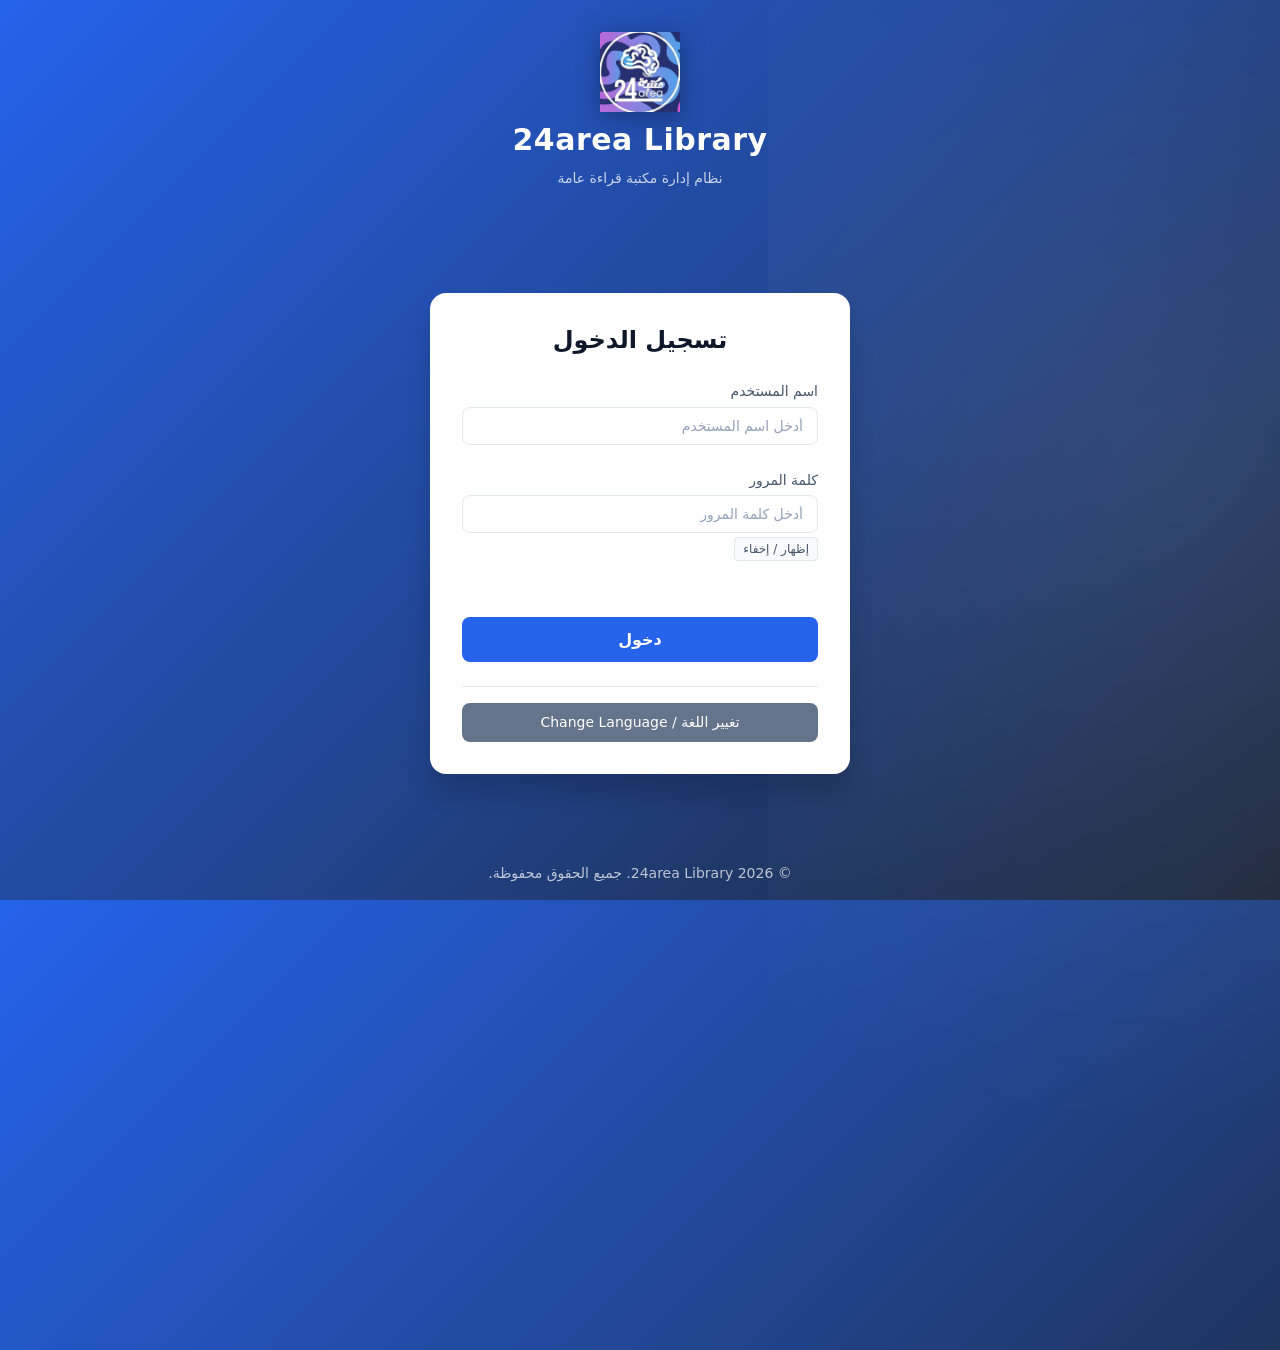
<file: index.html>
<!DOCTYPE html>
<html lang="ar" dir="rtl">
<head>
    <meta charset="UTF-8">
    <meta name="viewport" content="width=device-width, initial-scale=1.0">
    <title>24area Library - تسجيل الدخول</title>
    <link rel="stylesheet" href="assets/style/style.css">
</head>
<body id="login-page">

    <header id="login-header">
        <div class="logo-container">
            <img src="assets/img/photo_2026-11-07_16-58-40.jpg" alt="24area Library Logo" id="app-logo">
            <h1 id="app-name">24area Library</h1>
            <p id="app-tagline">نظام إدارة مكتبة قراءة عامة</p>
        </div>
    </header>

    <main id="login-main">
        <section id="login-section">
            <h2 id="login-title">تسجيل الدخول</h2>

            <!-- تم حذف method="post" لمنع خطأ 405 -->
            <form id="login-form">

                <div class="form-group">
                    <label for="username">اسم المستخدم</label>
                    <input 
                        type="text" 
                        id="username" 
                        name="username" 
                        placeholder="أدخل اسم المستخدم" 
                        required 
                        autocomplete="username">
                </div>

                <div class="form-group">
                    <label for="password">كلمة المرور</label>
                    <input 
                        type="password" 
                        id="password" 
                        name="password" 
                        placeholder="أدخل كلمة المرور" 
                        required 
                        autocomplete="current-password">
                    <button 
                        type="button" 
                        id="toggle-password-btn" 
                        class="btn-toggle-password"
                        aria-label="إظهار أو إخفاء كلمة المرور">
                        إظهار / إخفاء
                    </button>
                </div>

                <div id="login-error-message" class="error-message" role="alert" hidden>
                    <!-- مكان رسالة الخطأ -->
                </div>

                <div class="form-actions">
                    <button type="submit" id="login-btn" class="btn btn-primary">
                        دخول
                    </button>
                </div>

            </form>

            <div class="language-switch">
                <button type="button" id="lang-switch-btn" class="btn btn-secondary">
                    تغيير اللغة / Change Language
                </button>
            </div>
        </section>
    </main>

    <footer id="login-footer">
        <p>&copy; 2026 24area Library. جميع الحقوق محفوظة.</p>
    </footer>

    <!-- كود JavaScript لمعالجة تسجيل الدخول -->
    <script>
        // إظهار وإخفاء كلمة المرور
        document.getElementById('toggle-password-btn').addEventListener('click', function() {
            const passwordInput = document.getElementById('password');
            if (passwordInput.type === 'password') {
                passwordInput.type = 'text';
            } else {
                passwordInput.type = 'password';
            }
        });

        // معالجة تسجيل الدخول
        document.getElementById('login-form').addEventListener('submit', function(e) {
            e.preventDefault(); // منع إرسال النموذج للخادم (منع خطأ 405)

            const username = document.getElementById('username').value;
            const password = document.getElementById('password').value;
            const errorDiv = document.getElementById('login-error-message');

            // بيانات تجريبية (يمكنك تغييرها)
            if (username === 'admin' && password === 'admin') {
                // إذا كانت البيانات صحيحة، انتقل للوحة التحكم
                window.location.href = 'main.html';
            } else {
                // إذا كانت البيانات خاطئة، أظهر رسالة الخطأ
                errorDiv.hidden = false;
                errorDiv.textContent = 'اسم المستخدم أو كلمة المرور غير صحيحة! (جرب admin / admin)';
            }
        });
    </script>
</body>
</html>
</file>
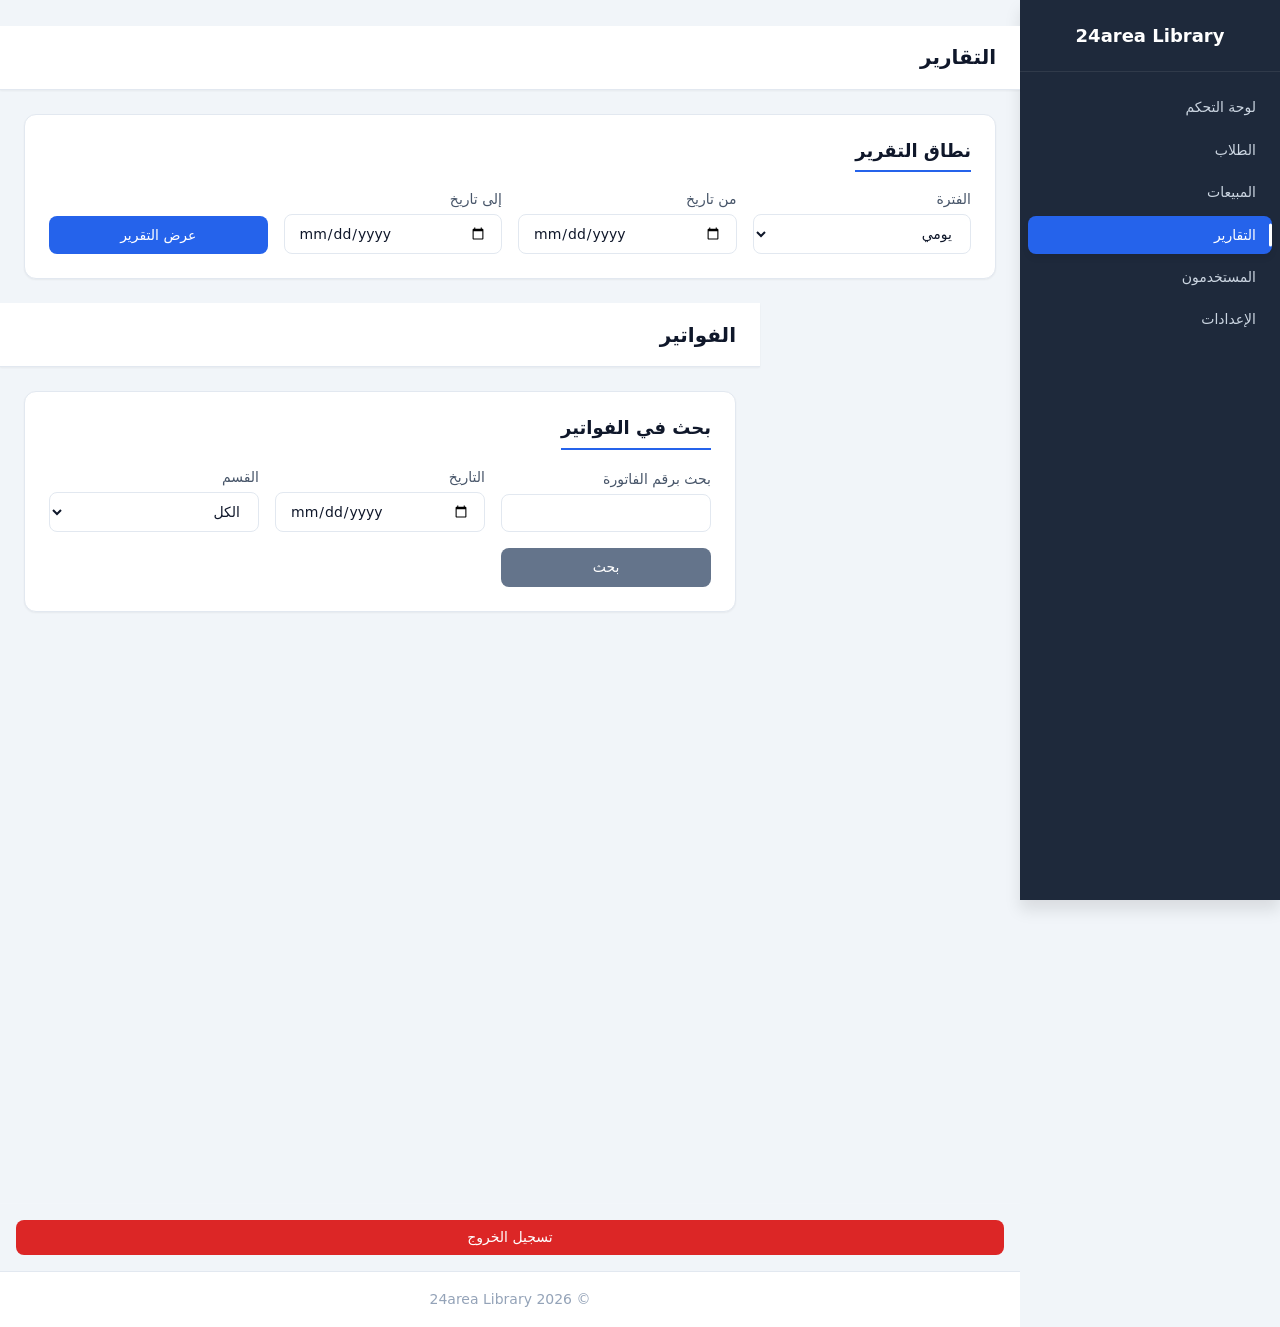
<file: reports.html>
<!DOCTYPE html>
<html lang="ar" dir="rtl">
<head>
    <meta charset="UTF-8">
    <meta name="viewport" content="width=device-width, initial-scale=1.0">
    <title>24area Library - التقارير</title>
    <link rel="stylesheet" href="assets/style/style.css">
</head>
<body id="reports-page">

    <aside id="sidebar" class="sidebar">
        <div class="sidebar-logo"><h2>24area Library</h2></div>
        <nav id="sidebar-nav" class="sidebar-nav">
            <ul>
                <li><a href="main.html" class="nav-link">لوحة التحكم</a></li>
                <li><a href="students.html" class="nav-link">الطلاب</a></li>
                <li><a href="sales.html" class="nav-link">المبيعات</a></li>
                <li><a href="reports.html" class="nav-link active">التقارير</a></li>
                <li><a href="users.html" class="nav-link">المستخدمون</a></li>
                <li><a href="settings.html" class="nav-link">الإعدادات</a></li>
            </ul>
        </nav>
    </aside>

    <nav>
        <a href="#reports">التقارير</a>
        <a href="#invoices">الفواتير</a>
    </nav>

    <div id="main-wrapper" class="main-wrapper">
        <header id="topbar" class="topbar">
            <h1 class="page-title" id="reports">التقارير</h1>
        </header>

        <main id="reports-content" class="main-content">
            <section id="report-filter-section" class="search-filter-section">
                <h2>نطاق التقرير</h2>
                <form id="report-filter-form">
                    <div class="form-group">
                        <label for="report-period">الفترة</label>
                        <select id="report-period" name="period">
                            <option value="daily">يومي</option>
                            <option value="weekly">أسبوعي</option>
                            <option value="monthly">شهري</option>
                            <option value="custom">مخصص</option>
                        </select>
                    </div>
                    <div class="form-group">
                        <label for="report-start-date">من تاريخ</label>
                        <input type="date" id="report-start-date" name="start_date">
                    </div>
                    <div class="form-group">
                        <label for="report-end-date">إلى تاريخ</label>
                        <input type="date" id="report-end-date" name="end_date">
                    </div>
                    <button type="submit" class="btn btn-primary">عرض التقرير</button>
                </form>
            </section>
        </main>

        <div id="main-wrapper" class="main-wrapper">
        <header id="topbar" class="topbar">
            <h1 class="page-title" id="invoices">الفواتير</h1>
        </header>

        <main id="invoices-content" class="main-content">
            <section id="invoice-search-section" class="search-filter-section">
                <h2>بحث في الفواتير</h2>
                <form id="invoice-search-form">
                    <div class="form-group">
                        <label for="invoice-search-input">بحث برقم الفاتورة</label>
                        <input type="search" id="invoice-search-input" name="invoice_number">
                    </div>
                    <div class="form-group">
                        <label for="invoice-date-filter">التاريخ</label>
                        <input type="date" id="invoice-date-filter" name="date">
                    </div>
                    <div class="form-group">
                        <label for="invoice-department-filter">القسم</label>
                        <select id="invoice-department-filter" name="department">
                            <option value="">الكل</option>
                            <option value="cafe">البوفيه</option>
                            <option value="stationery">القرطاسية</option>
                            <option value="subscription">الاشتراكات</option>
                        </select>
                    </div>
                    <button type="submit" class="btn btn-secondary">بحث</button>
                </form>
            </section>
        </main>

    </div>

     <div class="sidebar-footer">
            <a href="index.html" id="logout-btn-sidebar" class="btn btn-logout">تسجيل الخروج</a>
        </div>

        <footer id="reports-footer" class="footer">
            <p>&copy; 2026 24area Library</p>
        </footer>
    </div>

    <script>
        document.querySelectorAll('form').forEach(form => {
            form.addEventListener('submit', function(e) {
                e.preventDefault();
                alert('جاري عرض البيانات... (واجهة تجريبية)');
            });
        });
    </script>
</body>
</html>
</file>
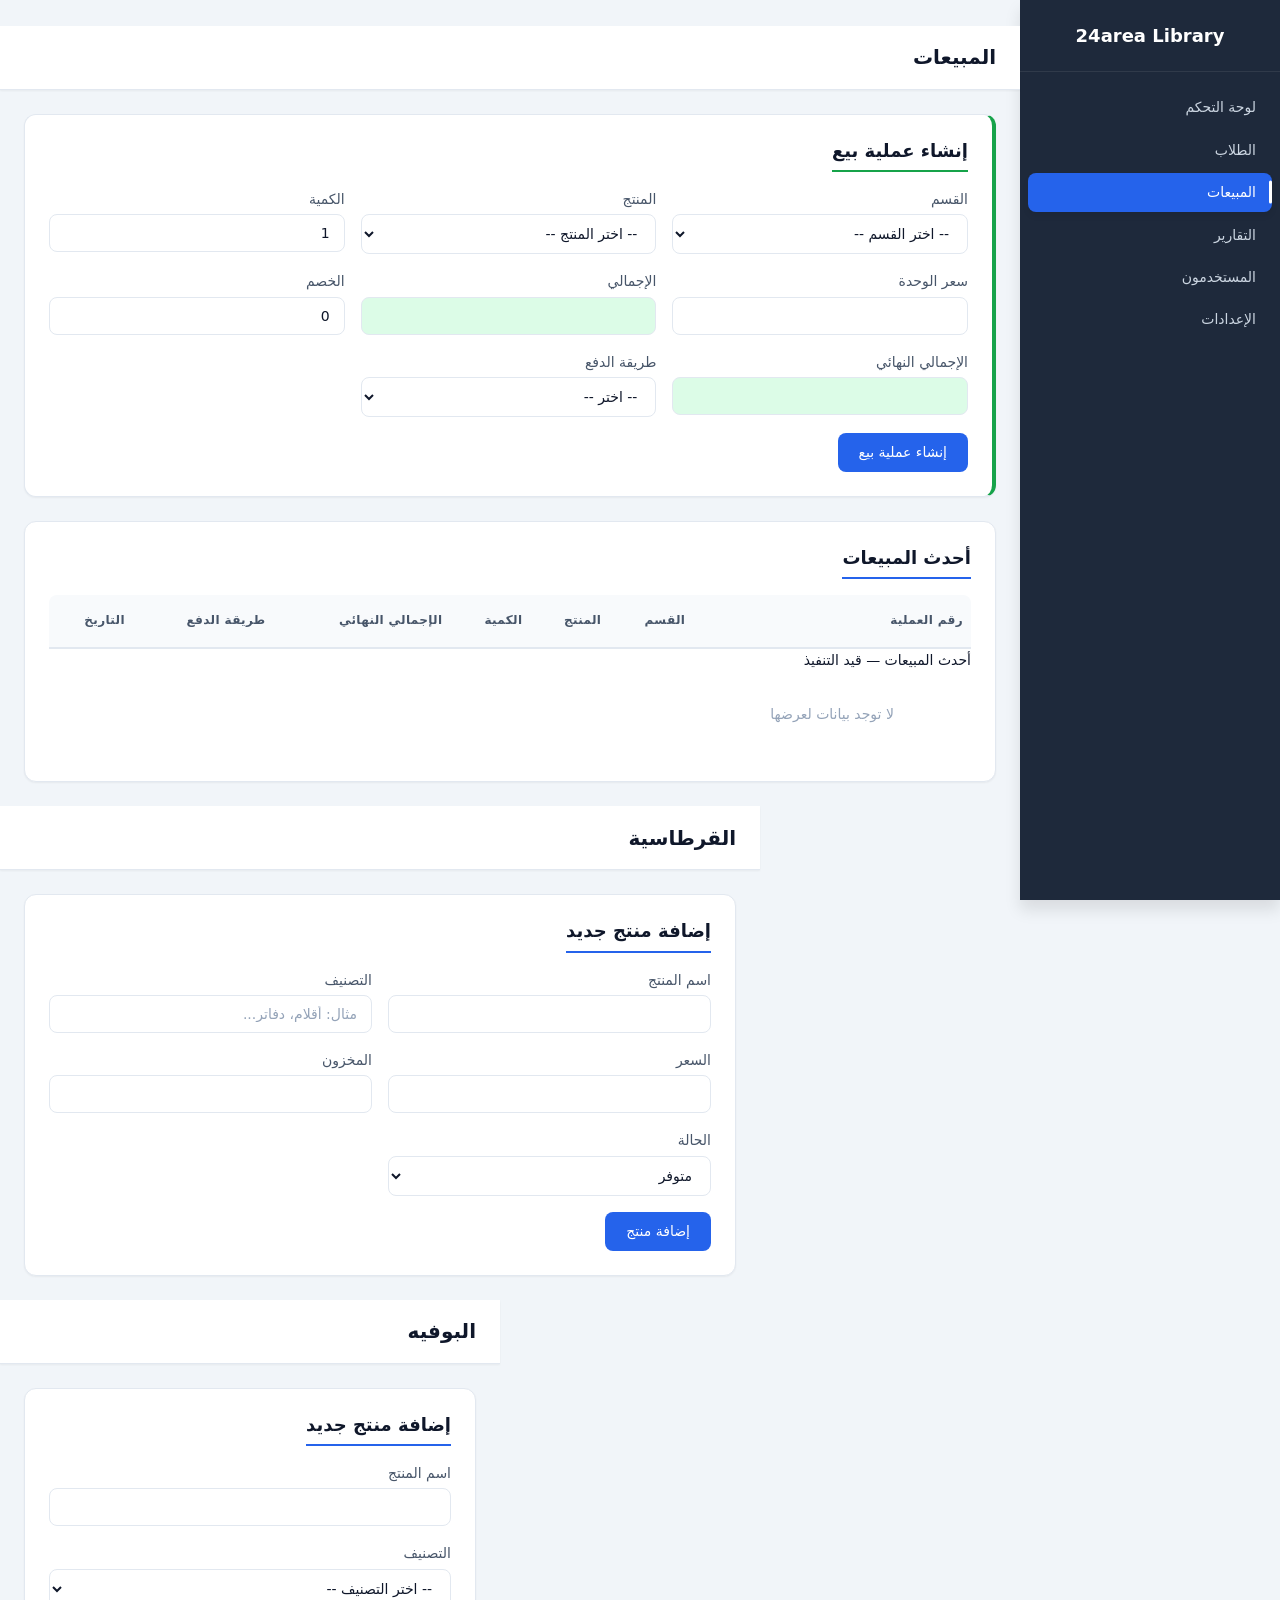
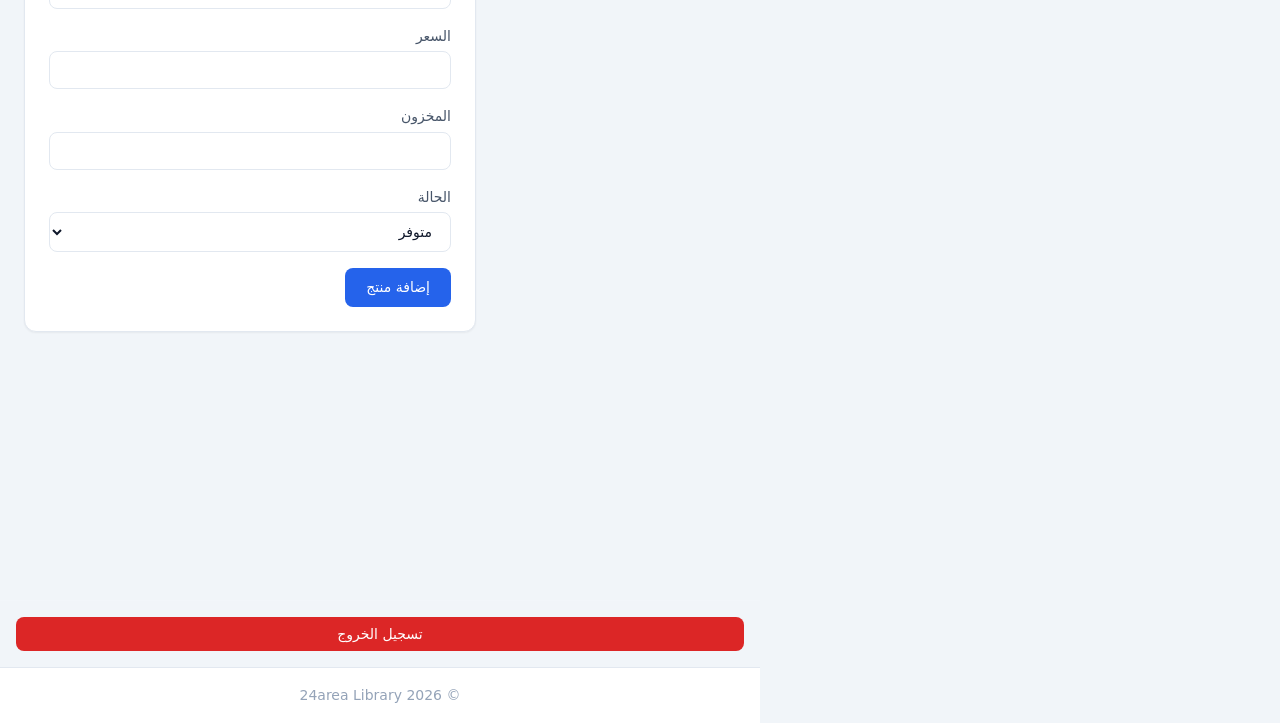
<file: sales.html>
<!DOCTYPE html>
<html lang="ar" dir="rtl">
<head>
    <meta charset="UTF-8">
    <meta name="viewport" content="width=device-width, initial-scale=1.0">
    <title>24area Library - المبيعات</title>
    <link rel="stylesheet" href="assets/style/style.css">
</head>
<body id="sales-page">

    <aside id="sidebar" class="sidebar">
        <div class="sidebar-logo"><h2>24area Library</h2></div>
        <nav id="sidebar-nav" class="sidebar-nav">
            <ul>
                <li><a href="main.html" class="nav-link">لوحة التحكم</a></li>
                <li><a href="students.html" class="nav-link">الطلاب</a></li>
                <li><a href="sales.html" class="nav-link active">المبيعات</a></li>
                <li><a href="reports.html" class="nav-link">التقارير</a></li>
                <li><a href="users.html" class="nav-link">المستخدمون</a></li>
                <li><a href="settings.html" class="nav-link">الإعدادات</a></li>
            </ul>
        </nav>
    </aside>

    <nav>
        <a href="#sales">المبيعات</a>
        <a href="#stationery">القرطاسية</a>
        <a href="#cafe">البوفيه</a>
    </nav>

    <div id="main-wrapper" class="main-wrapper">
        <header id="topbar" class="topbar">
            <h1 class="page-title" id="sales">المبيعات</h1>
        </header>

        <main id="sales-content" class="main-content">
            <section id="create-sale-section" class="form-section">
                <h2>إنشاء عملية بيع</h2>
                <form id="create-sale-form">
                    <div class="form-group">
                        <label for="sale-department">القسم</label>
                        <select id="sale-department" name="department" required>
                            <option value="">-- اختر القسم --</option>
                            <option value="cafe">البوفيه</option>
                            <option value="stationery">القرطاسية</option>
                            <option value="subscription">الاشتراكات</option>
                        </select>
                    </div>
                    <div class="form-group">
                        <label for="sale-product">المنتج</label>
                        <select id="sale-product" name="product_id" required>
                            <option value="">-- اختر المنتج --</option>
                        </select>
                    </div>
                    <div class="form-group">
                        <label for="sale-quantity">الكمية</label>
                        <input type="number" id="sale-quantity" name="quantity" min="1" value="1" required>
                    </div>
                    <div class="form-group">
                        <label for="sale-unit-price">سعر الوحدة</label>
                        <input type="number" id="sale-unit-price" name="unit_price" step="0.01" min="0" required>
                    </div>
                    <div class="form-group">
                        <label for="sale-total">الإجمالي</label>
                        <input type="number" id="sale-total" name="total" step="0.01" readonly>
                    </div>
                    <div class="form-group">
                        <label for="sale-discount">الخصم</label>
                        <input type="number" id="sale-discount" name="discount" step="0.01" min="0" value="0">
                    </div>
                    <div class="form-group">
                        <label for="sale-final-total">الإجمالي النهائي</label>
                        <input type="number" id="sale-final-total" name="final_total" step="0.01" readonly>
                    </div>
                    <div class="form-group">
                        <label for="sale-payment-method">طريقة الدفع</label>
                        <select id="sale-payment-method" name="payment_method" required>
                            <option value="">-- اختر --</option>
                            <option value="cash">نقدي</option>
                            <option value="card">بطاقة</option>
                            <option value="wallet">محفظة إلكترونية</option>
                        </select>
                    </div>
                    <button type="submit" id="create-sale-btn" class="btn btn-primary">إنشاء عملية بيع</button>
                </form>
            </section>

            <section id="recent-sales-table-section" class="table-section">
                <h2>أحدث المبيعات</h2>
                <table id="recent-sales-table" class="data-table">
                    <thead>
                        <tr>
                            <th>رقم العملية</th>
                            <th>القسم</th>
                            <th>المنتج</th>
                            <th>الكمية</th>
                            <th>الإجمالي النهائي</th>
                            <th>طريقة الدفع</th>
                            <th>التاريخ</th>
                        </tr>
                    </thead>
                    <tbody></tbody>
                </table>
            </section>
        </main>

        <div id="main-wrapper" class="main-wrapper">
        <header id="topbar" class="topbar">
            <h1 class="page-title" id="stationery">القرطاسية</h1>
        </header>

        <main id="stationery-content" class="main-content">
            <section id="add-stationery-product-section" class="form-section">
                <h2>إضافة منتج جديد</h2>
                <form id="add-stationery-product-form">
                    <div class="form-group">
                        <label for="stationery-product-name">اسم المنتج</label>
                        <input type="text" id="stationery-product-name" name="product_name" required>
                    </div>
                    <div class="form-group">
                        <label for="stationery-product-category">التصنيف</label>
                        <input type="text" id="stationery-product-category" name="category" placeholder="مثال: أقلام، دفاتر..." required>
                    </div>
                    <div class="form-group">
                        <label for="stationery-product-price">السعر</label>
                        <input type="number" id="stationery-product-price" name="price" step="0.01" min="0" required>
                    </div>
                    <div class="form-group">
                        <label for="stationery-product-stock">المخزون</label>
                        <input type="number" id="stationery-product-stock" name="stock" min="0" required>
                    </div>
                    <div class="form-group">
                        <label for="stationery-product-status">الحالة</label>
                        <select id="stationery-product-status" name="status" required>
                            <option value="available">متوفر</option>
                            <option value="out-of-stock">غير متوفر</option>
                        </select>
                    </div>
                    <button type="submit" id="add-stationery-product-btn" class="btn btn-primary">إضافة منتج</button>
                </form>
            </section>
        </main>

        <div id="main-wrapper" class="main-wrapper">
        <header id="topbar" class="topbar">
            <h1 class="page-title" id="cafe">البوفيه</h1>
        </header>

        <main id="cafe-content" class="main-content">
            <section id="add-cafe-product-section" class="form-section">
                <h2>إضافة منتج جديد</h2>
                <form id="add-cafe-product-form">
                    <div class="form-group">
                        <label for="cafe-product-name">اسم المنتج</label>
                        <input type="text" id="cafe-product-name" name="product_name" required>
                    </div>
                    <div class="form-group">
                        <label for="cafe-product-category">التصنيف</label>
                        <select id="cafe-product-category" name="category" required>
                            <option value="">-- اختر التصنيف --</option>
                            <option value="food">مأكولات</option>
                            <option value="hot-drinks">مشروبات ساخنة</option>
                            <option value="cold-drinks">مشروبات باردة</option>
                        </select>
                    </div>
                    <div class="form-group">
                        <label for="cafe-product-price">السعر</label>
                        <input type="number" id="cafe-product-price" name="price" step="0.01" min="0" required>
                    </div>
                    <div class="form-group">
                        <label for="cafe-product-stock">المخزون</label>
                        <input type="number" id="cafe-product-stock" name="stock" min="0" required>
                    </div>
                    <div class="form-group">
                        <label for="cafe-product-status">الحالة</label>
                        <select id="cafe-product-status" name="status" required>
                            <option value="available">متوفر</option>
                            <option value="out-of-stock">غير متوفر</option>
                        </select>
                    </div>
                    <button type="submit" id="add-cafe-product-btn" class="btn btn-primary">إضافة منتج</button>
                </form>
            </section>
        </main>

    </div>

     <div class="sidebar-footer">
            <a href="index.html" id="logout-btn-sidebar" class="btn btn-logout">تسجيل الخروج</a>
        </div>

    <footer id="cafe-footer" class="footer">
            <p>&copy; 2026 24area Library</p>
        </footer>
        
    <script>
        // منع خطأ 405 في كل النماذج
        document.querySelectorAll('form').forEach(form => {
            form.addEventListener('submit', function(e) {
                e.preventDefault();
                alert('تمت العملية بنجاح! (واجهة تجريبية)');
                form.reset();
            });
        });
    </script>
</body>
</html>
</file>
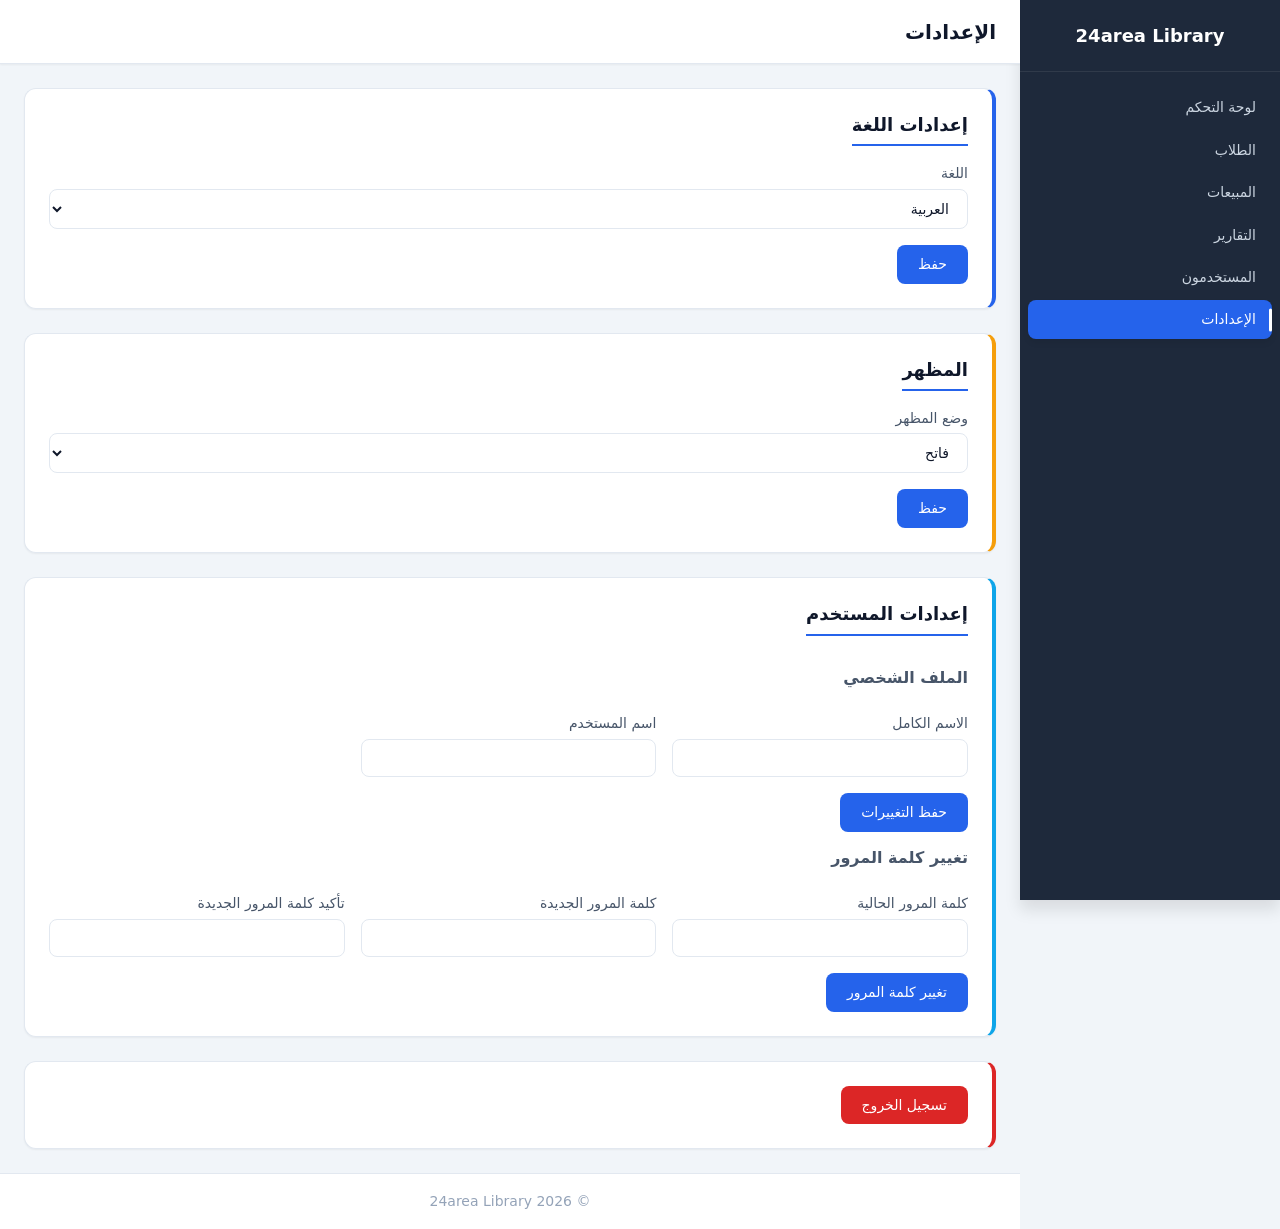
<file: settings.html>
<!DOCTYPE html>
<html lang="ar" dir="rtl">
<head>
    <meta charset="UTF-8">
    <meta name="viewport" content="width=device-width, initial-scale=1.0">
    <title>24area Library - الإعدادات</title>
    <link rel="stylesheet" href="assets/style/style.css">
</head>
<body id="settings-page">

    <aside id="sidebar" class="sidebar">
        <div class="sidebar-logo"><h2>24area Library</h2></div>
        <nav id="sidebar-nav" class="sidebar-nav">
            <ul>
                <li><a href="main.html" class="nav-link">لوحة التحكم</a></li>
                <li><a href="students.html" class="nav-link">الطلاب</a></li>
                <li><a href="sales.html" class="nav-link">المبيعات</a></li>
                <li><a href="reports.html" class="nav-link">التقارير</a></li>
                <li><a href="users.html" class="nav-link">المستخدمون</a></li>
                <li><a href="settings.html" class="nav-link active">الإعدادات</a></li>
            </ul>
        </nav>
    </aside>

    <div id="main-wrapper" class="main-wrapper">
        <header id="topbar" class="topbar">
            <h1 class="page-title">الإعدادات</h1>
        </header>

        <main id="settings-content" class="main-content">
            <section id="language-settings-section" class="settings-section">
                <h2>إعدادات اللغة</h2>
                <form id="language-settings-form">
                    <div class="form-group">
                        <label for="language-select">اللغة</label>
                        <select id="language-select" name="language">
                            <option value="ar" selected>العربية</option>
                            <option value="en">English</option>
                        </select>
                    </div>
                    <button type="submit" class="btn btn-primary">حفظ</button>
                </form>
            </section>

            <section id="appearance-settings-section" class="settings-section">
                <h2>المظهر</h2>
                <form id="appearance-settings-form">
                    <div class="form-group">
                        <label for="theme-select">وضع المظهر</label>
                        <select id="theme-select" name="theme">
                            <option value="light" selected>فاتح</option>
                            <option value="dark">داكن</option>
                        </select>
                    </div>
                    <button type="submit" class="btn btn-primary">حفظ</button>
                </form>
            </section>

            <section id="user-settings-section" class="settings-section">
                <h2>إعدادات المستخدم</h2>
                <form id="profile-settings-form">
                    <h3>الملف الشخصي</h3>
                    <div class="form-group">
                        <label for="profile-fullname">الاسم الكامل</label>
                        <input type="text" id="profile-fullname" name="full_name">
                    </div>
                    <div class="form-group">
                        <label for="profile-username">اسم المستخدم</label>
                        <input type="text" id="profile-username" name="username">
                    </div>
                    <button type="submit" class="btn btn-primary">حفظ التغييرات</button>
                </form>

                <form id="change-password-form">
                    <h3>تغيير كلمة المرور</h3>
                    <div class="form-group">
                        <label for="current-password">كلمة المرور الحالية</label>
                        <input type="password" id="current-password" name="current_password" required>
                    </div>
                    <div class="form-group">
                        <label for="new-password">كلمة المرور الجديدة</label>
                        <input type="password" id="new-password" name="new_password" required>
                    </div>
                    <div class="form-group">
                        <label for="confirm-new-password">تأكيد كلمة المرور الجديدة</label>
                        <input type="password" id="confirm-new-password" name="confirm_new_password" required>
                    </div>
                    <button type="submit" class="btn btn-primary">تغيير كلمة المرور</button>
                </form>
            </section>

            <section id="logout-section" class="settings-section">
                <a href="index.html" id="logout-btn-settings" class="btn btn-danger">تسجيل الخروج</a>
            </section>
        </main>

        <footer id="settings-footer" class="footer">
            <p>&copy; 2026 24area Library</p>
        </footer>
    </div>

    <script>
        document.querySelectorAll('form').forEach(form => {
            form.addEventListener('submit', function(e) {
                e.preventDefault();
                alert('تم حفظ الإعدادات بنجاح! (واجهة تجريبية)');
            });
        });
    </script>
</body>
</html>
</file>
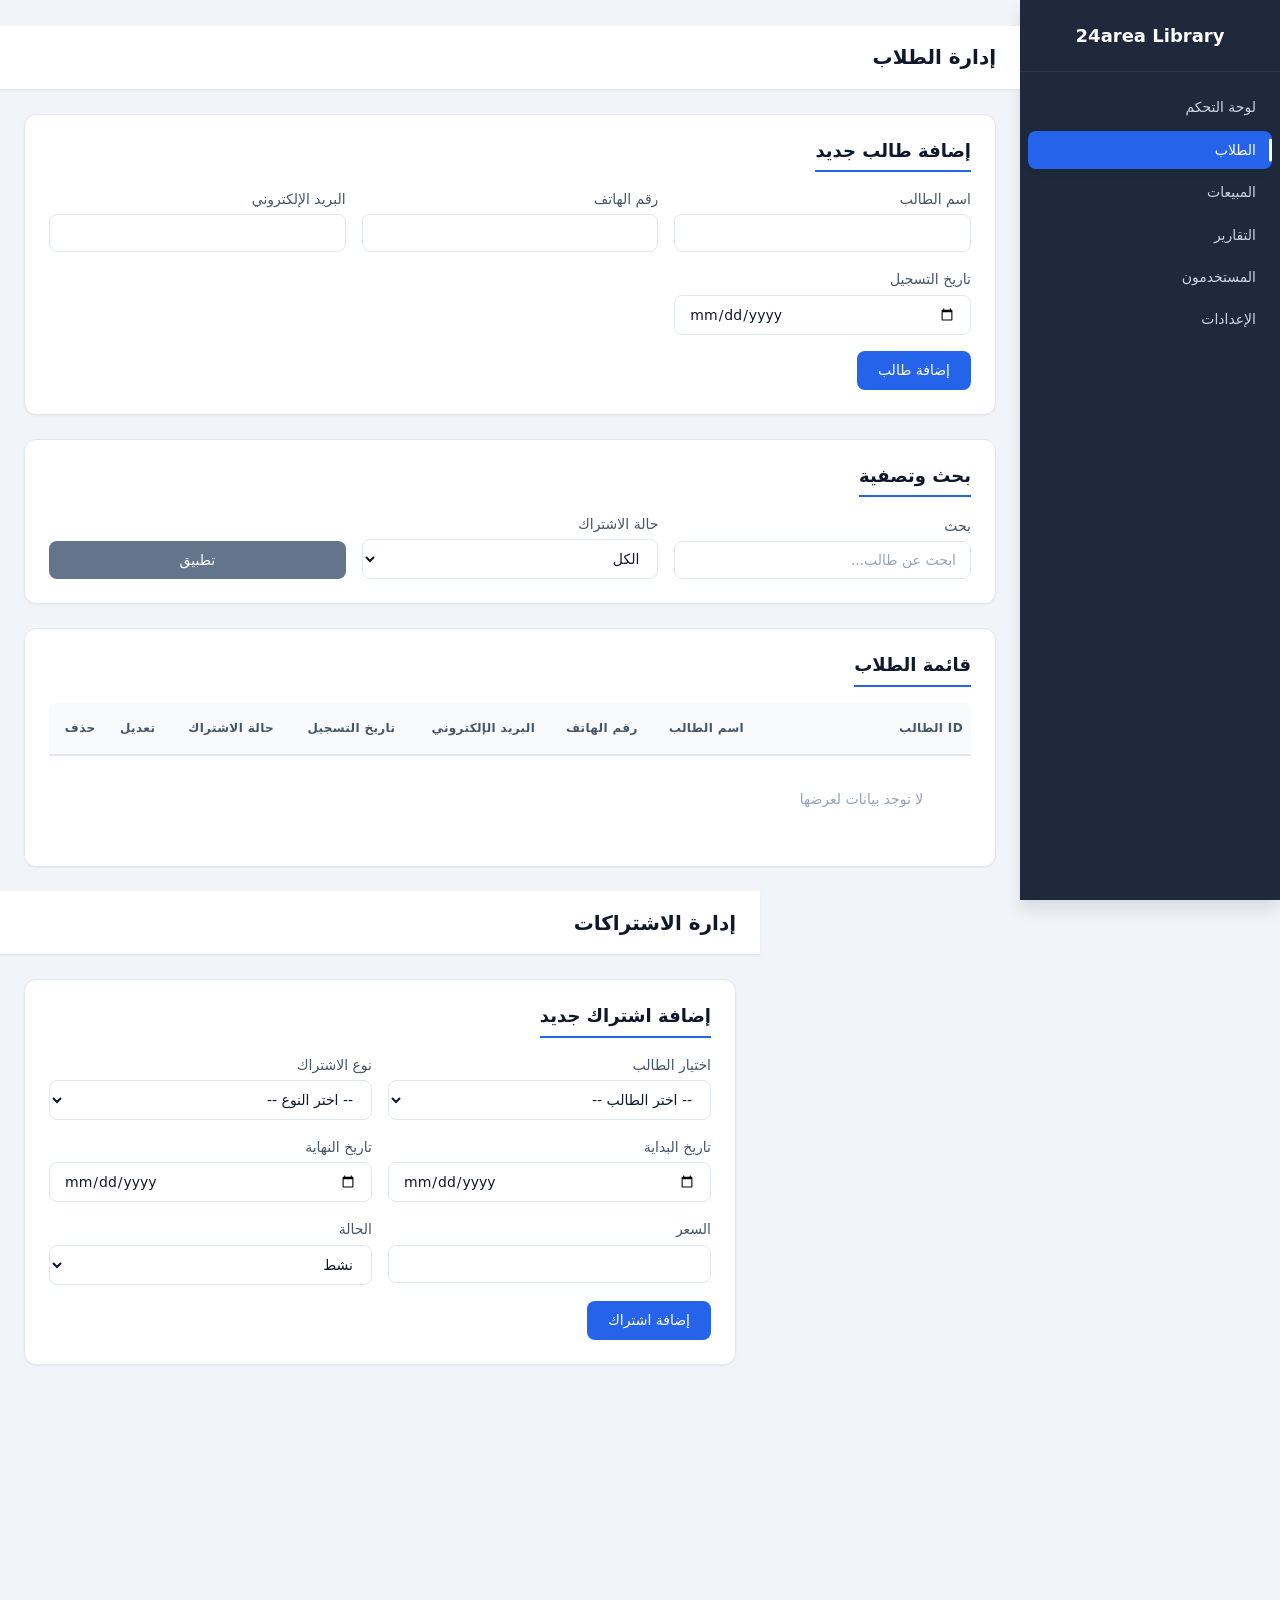
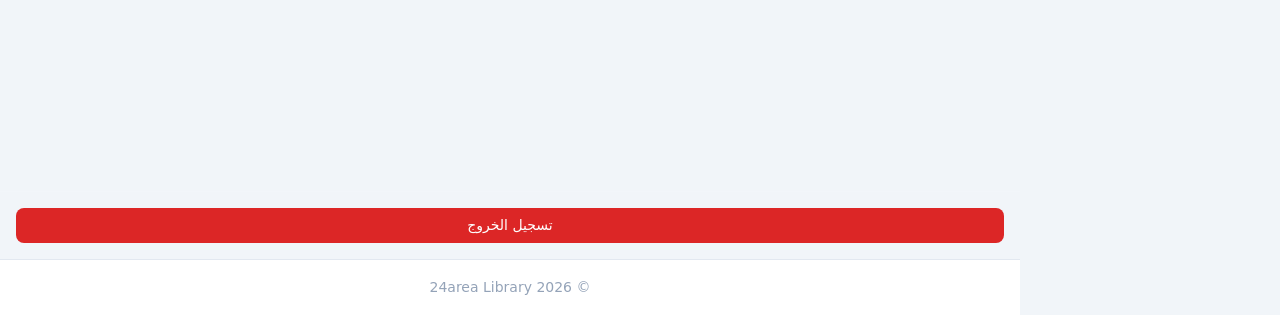
<file: students.html>
<!DOCTYPE html>
<html lang="ar" dir="rtl">
<head>
    <meta charset="UTF-8">
    <meta name="viewport" content="width=device-width, initial-scale=1.0">
    <title>24area Library - الطلاب</title>
    <link rel="stylesheet" href="assets/style/style.css">
</head>
<body id="students-page">

    <aside id="sidebar" class="sidebar">
        <div class="sidebar-logo"><h2>24area Library</h2></div>
        <nav id="sidebar-nav" class="sidebar-nav">
            <ul>
                <!-- تم تصحيح المسارات هنا -->
                <li><a href="main.html" class="nav-link">لوحة التحكم</a></li>
                <li><a href="students.html" class="nav-link active">الطلاب</a></li>
                <li><a href="sales.html" class="nav-link">المبيعات</a></li>
                <li><a href="reports.html" class="nav-link">التقارير</a></li>
                <li><a href="users.html" class="nav-link">المستخدمون</a></li>
                <li><a href="settings.html" class="nav-link">الإعدادات</a></li>
            </ul>
        </nav>
    </aside>

    <nav>
        <a href="#students">الطلاب</a>
        <a href="#subscriptions">الاشتراكات</a>
    </nav>

    <div id="main-wrapper" class="main-wrapper">
        <header id="topbar" class="topbar">
            <h1 class="page-title" id="students">إدارة الطلاب</h1>
        </header>

        <main id="students-content" class="main-content">

            <section id="add-student-section" class="form-section">
                <h2>إضافة طالب جديد</h2>
                <!-- تم حذف method="post" -->
                <form id="add-student-form">
                    <div class="form-group">
                        <label for="student-name">اسم الطالب</label>
                        <input type="text" id="student-name" name="student_name" required>
                    </div>
                    <div class="form-group">
                        <label for="student-phone">رقم الهاتف</label>
                        <input type="tel" id="student-phone" name="phone" required>
                    </div>
                    <div class="form-group">
                        <label for="student-email">البريد الإلكتروني</label>
                        <input type="email" id="student-email" name="email">
                    </div>
                    <div class="form-group">
                        <label for="student-reg-date">تاريخ التسجيل</label>
                        <input type="date" id="student-reg-date" name="registration_date" required>
                    </div>
                    <button type="submit" id="add-student-btn" class="btn btn-primary">إضافة طالب</button>
                </form>
            </section>

            <section id="search-filter-section" class="search-filter-section">
                <h2>بحث وتصفية</h2>
                <form id="search-form">
                    <div class="form-group">
                        <label for="search-students">بحث</label>
                        <input type="search" id="search-students" name="search" placeholder="ابحث عن طالب...">
                    </div>
                    <div class="form-group">
                        <label for="filter-subscription-status">حالة الاشتراك</label>
                        <select id="filter-subscription-status" name="subscription_status">
                            <option value="">الكل</option>
                            <option value="active">نشط</option>
                            <option value="expired">منتهي</option>
                            <option value="none">بدون اشتراك</option>
                        </select>
                    </div>
                    <button type="submit" class="btn btn-secondary">تطبيق</button>
                </form>
            </section>

            <section id="students-table-section" class="table-section">
                <h2>قائمة الطلاب</h2>
                <table id="students-table" class="data-table">
                    <thead>
                        <tr>
                            <th>ID الطالب</th>
                            <th>اسم الطالب</th>
                            <th>رقم الهاتف</th>
                            <th>البريد الإلكتروني</th>
                            <th>تاريخ التسجيل</th>
                            <th>حالة الاشتراك</th>
                            <th>تعديل</th>
                            <th>حذف</th>
                        </tr>
                    </thead>
                    <tbody></tbody>
                </table>
            </section>

        </main>

        <div id="main-wrapper" class="main-wrapper">
        <header id="topbar" class="topbar">
            <h1 class="page-title" id="subscriptions">إدارة الاشتراكات</h1>
        </header>

        <main id="subscriptions-content" class="main-content">
            <section id="add-subscription-section" class="form-section">
                <h2>إضافة اشتراك جديد</h2>
                <form id="add-subscription-form">
                    <div class="form-group">
                        <label for="subscription-student">اختيار الطالب</label>
                        <select id="subscription-student" name="student_id" required>
                            <option value="">-- اختر الطالب --</option>
                        </select>
                    </div>
                    <div class="form-group">
                        <label for="subscription-type">نوع الاشتراك</label>
                        <select id="subscription-type" name="subscription_type" required>
                            <option value="">-- اختر النوع --</option>
                            <option value="day">يوم</option>
                            <option value="week">أسبوع</option>
                            <option value="month">شهر</option>
                        </select>
                    </div>
                    <div class="form-group">
                        <label for="subscription-start-date">تاريخ البداية</label>
                        <input type="date" id="subscription-start-date" name="start_date" required>
                    </div>
                    <div class="form-group">
                        <label for="subscription-end-date">تاريخ النهاية</label>
                        <input type="date" id="subscription-end-date" name="end_date" required>
                    </div>
                    <div class="form-group">
                        <label for="subscription-price">السعر</label>
                        <input type="number" id="subscription-price" name="price" step="0.01" min="0" required>
                    </div>
                    <div class="form-group">
                        <label for="subscription-status">الحالة</label>
                        <select id="subscription-status" name="status" required>
                            <option value="active">نشط</option>
                            <option value="expired">منتهي</option>
                            <option value="cancelled">ملغي</option>
                        </select>
                    </div>
                    <button type="submit" id="add-subscription-btn" class="btn btn-primary">إضافة اشتراك</button>
                </form>
            </section>
        </main>

    </div>

     <div class="sidebar-footer">
            <a href="index.html" id="logout-btn-sidebar" class="btn btn-logout">تسجيل الخروج</a>
        </div>
        <footer id="students-footer" class="footer">
            <p>&copy; 2026 24area Library</p>
        </footer>
    </div>

    <script>
        // منع خطأ 405 وإظهار رسالة نجاح
        document.querySelectorAll('form').forEach(form => {
            form.addEventListener('submit', function(e) {
                e.preventDefault();
                alert('تمت العملية بنجاح! (هذه واجهة تجريبية على GitHub Pages)');
                form.reset(); // تفريغ الحقول بعد الإرسال
            });
        });
    </script>
</body>
</html>
</file>
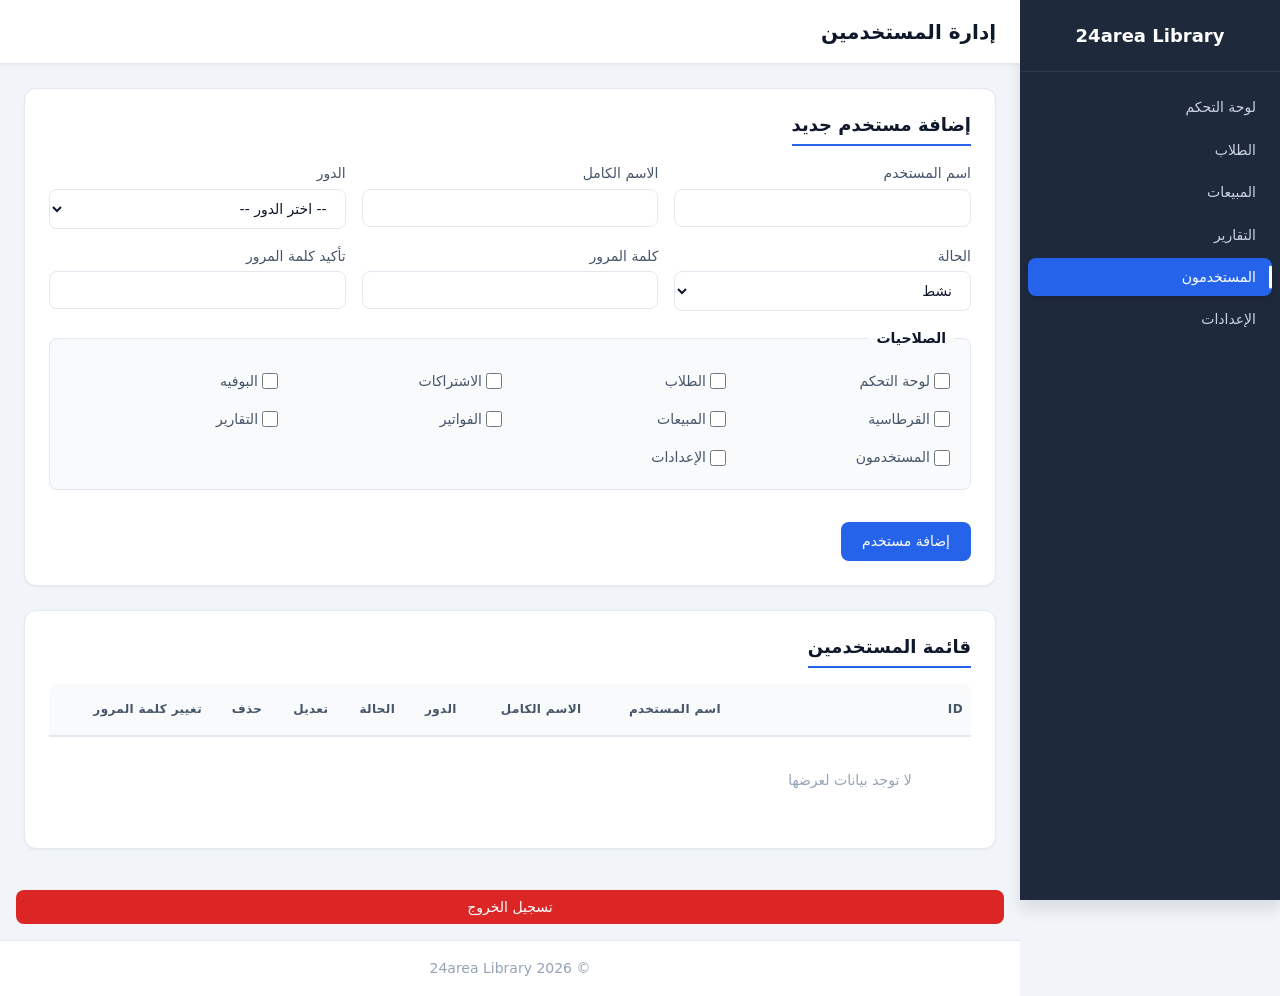
<file: users.html>
<!DOCTYPE html>
<html lang="ar" dir="rtl">
<head>
    <meta charset="UTF-8">
    <meta name="viewport" content="width=device-width, initial-scale=1.0">
    <title>24area Library - المستخدمون</title>
    <link rel="stylesheet" href="assets/style/style.css">
</head>
<body id="users-page">

    <aside id="sidebar" class="sidebar">
        <div class="sidebar-logo"><h2>24area Library</h2></div>
        <nav id="sidebar-nav" class="sidebar-nav">
            <ul>
                <li><a href="../main.html" class="nav-link">لوحة التحكم</a></li>
                <li><a href="students.html" class="nav-link">الطلاب</a></li>
                <li><a href="sales.html" class="nav-link">المبيعات</a></li>
                <li><a href="reports.html" class="nav-link">التقارير</a></li>
                <li><a href="users.html" class="nav-link active">المستخدمون</a></li>
                <li><a href="settings.html" class="nav-link">الإعدادات</a></li>
            </ul>
        </nav>
       
    </aside>

    <div id="main-wrapper" class="main-wrapper">
        <header id="topbar" class="topbar">
            <h1 class="page-title">إدارة المستخدمين</h1>
            
        </header>

        <main id="users-content" class="main-content">

            <!-- Add User Form -->
            <section id="add-user-section" class="form-section">
                <h2>إضافة مستخدم جديد</h2>
                <form id="add-user-form" action="#" method="post">

                    <div class="form-group">
                        <label for="user-username">اسم المستخدم</label>
                        <input type="text" id="user-username" name="username" required>
                    </div>

                    <div class="form-group">
                        <label for="user-fullname">الاسم الكامل</label>
                        <input type="text" id="user-fullname" name="full_name" required>
                    </div>

                    <div class="form-group">
                        <label for="user-role">الدور</label>
                        <select id="user-role" name="role" required>
                            <option value="">-- اختر الدور --</option>
                            <option value="admin">مدير النظام</option>
                            <option value="manager">مدير</option>
                            <option value="cashier">كاشير</option>
                            <option value="viewer">مشاهد</option>
                        </select>
                    </div>

                    <div class="form-group">
                        <label for="user-status">الحالة</label>
                        <select id="user-status" name="status" required>
                            <option value="active">نشط</option>
                            <option value="inactive">غير نشط</option>
                        </select>
                    </div>

                    <div class="form-group">
                        <label for="user-password">كلمة المرور</label>
                        <input type="password" id="user-password" name="password" required>
                    </div>

                    <div class="form-group">
                        <label for="user-confirm-password">تأكيد كلمة المرور</label>
                        <input type="password" id="user-confirm-password" name="confirm_password" required>
                    </div>
        <!-- Permissions -->
                    <fieldset id="user-permissions-fieldset" class="permissions-fieldset">
                        <legend>الصلاحيات</legend>

                        <label><input type="checkbox" name="permissions[]" value="dashboard"> لوحة التحكم</label>
                        <label><input type="checkbox" name="permissions[]" value="students"> الطلاب</label>
                        <label><input type="checkbox" name="permissions[]" value="subscriptions"> الاشتراكات</label>
                        <label><input type="checkbox" name="permissions[]" value="cafe"> البوفيه</label>
                        <label><input type="checkbox" name="permissions[]" value="stationery"> القرطاسية</label>
                        <label><input type="checkbox" name="permissions[]" value="sales"> المبيعات</label>
                        <label><input type="checkbox" name="permissions[]" value="invoices"> الفواتير</label>
                        <label><input type="checkbox" name="permissions[]" value="reports"> التقارير</label>
                        <label><input type="checkbox" name="permissions[]" value="users"> المستخدمون</label>
                        <label><input type="checkbox" name="permissions[]" value="settings"> الإعدادات</label>
                    </fieldset>

                    <button type="submit" id="add-user-btn" class="btn btn-primary">إضافة مستخدم</button>
                </form>
            </section>

            <!-- Users Table -->
            <section id="users-table-section" class="table-section">
                <h2>قائمة المستخدمين</h2>
                <table id="users-table" class="data-table">
                    <thead>
                        <tr>
                            <th>ID</th>
                            <th>اسم المستخدم</th>
                            <th>الاسم الكامل</th>
                            <th>الدور</th>
                            <th>الحالة</th>
                            <th>تعديل</th>
                            <th>حذف</th>
                            <th>تغيير كلمة المرور</th>
                        </tr>
                    </thead>
                    <tbody><!-- صفوف المستخدمين --></tbody>
                </table>
            </section>

        </main>

         <div class="sidebar-footer">
            <a href="../index.html" id="logout-btn-sidebar" class="btn btn-logout">تسجيل الخروج</a>
        </div>

        <footer id="users-footer" class="footer">
            <p>&copy; 2026 24area Library</p>
        </footer>
    </div>

</body>
</html>
</file>
<file: assets/style/style.css>
/* ============================================================================
   24area Library - Main Stylesheet (All-in-One)
   ============================================================================
   جدول المحتويات:
   01. Variables - المتغيرات
   02. Base / Reset - إعادة الضبط
   03. Layout - Sidebar + Topbar + Wrapper
   04. Components - الأزرار والنماذج والجداول والبطاقات
   05. Login Page - صفحة الدخول
   06. Dashboard - لوحة التحكم
   07. Pages - الصفحات الداخلية
   08. Responsive - التجاوب
   09. Print - الطباعة
   ============================================================================ */


/* ============================================================================
   01. VARIABLES - المتغيرات
   ============================================================================ */

:root {
    /* ===== الألوان الأساسية ===== */
    --color-primary:         #2563eb;
    --color-primary-hover:   #1d4ed8;
    --color-primary-light:   #dbeafe;

    --color-secondary:       #64748b;
    --color-secondary-hover: #475569;

    --color-success:         #16a34a;
    --color-success-hover:   #15803d;
    --color-success-light:   #dcfce7;

    --color-danger:          #dc2626;
    --color-danger-hover:    #b91c1c;
    --color-danger-light:    #fee2e2;

    --color-warning:         #f59e0b;
    --color-warning-hover:   #d97706;

    --color-info:            #0ea5e9;

    /* ===== ألوان الوضع الفاتح (افتراضي) ===== */
    --bg-body:               #f1f5f9;
    --bg-surface:            #ffffff;
    --bg-surface-alt:        #f8fafc;
    --bg-sidebar:            #1e293b;
    --bg-sidebar-hover:      #334155;
    --bg-sidebar-active:     #2563eb;
    --bg-topbar:             #ffffff;
    --bg-input:              #ffffff;
    --bg-hover:              #f1f5f9;

    --text-primary:          #0f172a;
    --text-secondary:        #475569;
    --text-muted:            #94a3b8;
    --text-inverse:          #ffffff;
    --text-sidebar:          #cbd5e1;
    --text-sidebar-active:   #ffffff;

    --border-color:          #e2e8f0;
    --border-color-strong:   #cbd5e1;

    /* ===== الخطوط ===== */
    --font-family:           "Segoe UI", "Cairo", "Tahoma", system-ui, sans-serif;
    --font-size-xs:          0.75rem;
    --font-size-sm:          0.875rem;
    --font-size-base:        1rem;
    --font-size-lg:          1.125rem;
    --font-size-xl:          1.25rem;
    --font-size-2xl:         1.5rem;
    --font-size-3xl:         1.875rem;

    --font-weight-normal:    400;
    --font-weight-medium:    500;
    --font-weight-bold:      700;

    /* ===== المسافات ===== */
    --space-xs:   0.25rem;
    --space-sm:   0.5rem;
    --space-md:   1rem;
    --space-lg:   1.5rem;
    --space-xl:   2rem;
    --space-2xl:  3rem;

    /* ===== الحدود والزوايا ===== */
    --radius-sm:   0.25rem;
    --radius-md:   0.5rem;
    --radius-lg:   0.75rem;
    --radius-xl:   1rem;
    --radius-full: 9999px;

    /* ===== الظلال ===== */
    --shadow-sm:  0 1px 2px rgba(0, 0, 0, 0.05);
    --shadow-md:  0 4px 6px rgba(0, 0, 0, 0.07);
    --shadow-lg:  0 10px 15px rgba(0, 0, 0, 0.10);
    --shadow-xl:  0 20px 25px rgba(0, 0, 0, 0.15);

    /* ===== الأبعاد ===== */
    --sidebar-width:  260px;
    --topbar-height:  64px;

    /* ===== الانتقالات ===== */
    --transition-fast: 0.15s ease;
    --transition-base: 0.25s ease;
    --transition-slow: 0.35s ease;

    /* ===== Z-index ===== */
    --z-sidebar:  100;
    --z-topbar:   200;
    --z-dropdown: 300;
    --z-modal:    400;
}

/* ===== الوضع الداكن - Dark Mode ===== */
[data-theme="dark"] {
    --color-primary:         #3b82f6;
    --color-primary-hover:   #2563eb;
    --color-primary-light:   #1e3a8a;

    --color-secondary:       #94a3b8;
    --color-secondary-hover: #cbd5e1;

    --color-success:         #22c55e;
    --color-success-hover:   #16a34a;
    --color-success-light:   #14532d;

    --color-danger:          #ef4444;
    --color-danger-hover:    #dc2626;
    --color-danger-light:    #7f1d1d;

    --color-warning:         #fbbf24;
    --color-warning-hover:   #f59e0b;
    --color-info:            #38bdf8;

    --bg-body:               #0f172a;
    --bg-surface:            #1e293b;
    --bg-surface-alt:        #273449;
    --bg-sidebar:            #020617;
    --bg-sidebar-hover:      #1e293b;
    --bg-sidebar-active:     #3b82f6;
    --bg-topbar:             #1e293b;
    --bg-input:              #0f172a;
    --bg-hover:              #334155;

    --text-primary:          #f1f5f9;
    --text-secondary:        #cbd5e1;
    --text-muted:            #64748b;
    --text-inverse:          #0f172a;
    --text-sidebar:          #94a3b8;
    --text-sidebar-active:   #ffffff;

    --border-color:          #334155;
    --border-color-strong:   #475569;

    --shadow-sm:  0 1px 2px rgba(0, 0, 0, 0.4);
    --shadow-md:  0 4px 6px rgba(0, 0, 0, 0.5);
    --shadow-lg:  0 10px 15px rgba(0, 0, 0, 0.6);
    --shadow-xl:  0 20px 25px rgba(0, 0, 0, 0.7);
}


/* ============================================================================
   02. BASE / RESET - إعادة الضبط
   ============================================================================ */

*,
*::before,
*::after {
    box-sizing: border-box;
    margin: 0;
    padding: 0;
}

html {
    font-size: 16px;
    scroll-behavior: smooth;
}

html[dir="rtl"] { direction: rtl; }
html[dir="ltr"] { direction: ltr; }

body {
    font-family: var(--font-family);
    font-size: var(--font-size-base);
    line-height: 1.6;
    color: var(--text-primary);
    background-color: var(--bg-body);
    min-height: 100vh;
    -webkit-font-smoothing: antialiased;
    -moz-osx-font-smoothing: grayscale;
    transition: background-color var(--transition-base),
                color var(--transition-base);
}

h1, h2, h3, h4, h5, h6 {
    font-weight: var(--font-weight-bold);
    line-height: 1.3;
    color: var(--text-primary);
}

h1 { font-size: var(--font-size-3xl); }
h2 { font-size: var(--font-size-2xl); }
h3 { font-size: var(--font-size-xl); }
h4 { font-size: var(--font-size-lg); }

a {
    color: var(--color-primary);
    text-decoration: none;
    transition: color var(--transition-fast);
}

a:hover {
    color: var(--color-primary-hover);
}

ul, ol { list-style: none; }

img {
    max-width: 100%;
    height: auto;
    display: block;
}

table {
    border-collapse: collapse;
    width: 100%;
}

button,
input,
select,
textarea {
    font-family: inherit;
    font-size: inherit;
    color: inherit;
}

button {
    cursor: pointer;
    border: none;
    background: none;
}

:focus-visible {
    outline: 2px solid var(--color-primary);
    outline-offset: 2px;
}

::selection {
    background-color: var(--color-primary);
    color: var(--text-inverse);
}

::-webkit-scrollbar {
    width: 10px;
    height: 10px;
}

::-webkit-scrollbar-track {
    background: var(--bg-surface-alt);
}

::-webkit-scrollbar-thumb {
    background: var(--border-color-strong);
    border-radius: var(--radius-full);
}

::-webkit-scrollbar-thumb:hover {
    background: var(--color-secondary);
}


/* ============================================================================
   03. LAYOUT - Sidebar + Topbar + Wrapper
   ============================================================================ */

.main-wrapper {
    margin-inline-start: var(--sidebar-width);
    min-height: 100vh;
    display: flex;
    flex-direction: column;
    transition: margin-inline-start var(--transition-base);
}

/* ===== Sidebar ===== */
.sidebar {
    position: fixed;
    inset-inline-start: 0;
    top: 0;
    bottom: 0;
    width: var(--sidebar-width);
    background-color: var(--bg-sidebar);
    color: var(--text-sidebar);
    display: flex;
    flex-direction: column;
    z-index: var(--z-sidebar);
    transition: transform var(--transition-base),
                background-color var(--transition-base);
    box-shadow: var(--shadow-lg);
}

.sidebar-logo {
    padding: var(--space-lg) var(--space-md);
    text-align: center;
    border-bottom: 1px solid rgba(255, 255, 255, 0.08);
    display: flex;
    flex-direction: column;
    align-items: center;
    gap: var(--space-sm);
}
.sidebar-logo img {
    width: 48px;
    height: 48px;
    object-fit: contain;
}

.sidebar-logo h2 {
    color: var(--text-sidebar-active);
    font-size: var(--font-size-lg);
    font-weight: var(--font-weight-bold);
}

.sidebar-nav {
    flex: 1;
    overflow-y: auto;
    padding: var(--space-md) 0;
}

.sidebar-nav ul {
    display: flex;
    flex-direction: column;
    gap: var(--space-xs);
    padding: 0 var(--space-sm);
}

.sidebar-nav li {
    width: 100%;
}

.nav-link {
    display: flex;
    align-items: center;
    gap: var(--space-sm);
    padding: var(--space-sm) var(--space-md);
    color: var(--text-sidebar);
    font-size: var(--font-size-sm);
    font-weight: var(--font-weight-medium);
    border-radius: var(--radius-md);
    transition: background-color var(--transition-fast),
                color var(--transition-fast);
    position: relative;
}

.nav-link:hover {
    background-color: var(--bg-sidebar-hover);
    color: var(--text-sidebar-active);
}

.nav-link.active {
    background-color: var(--bg-sidebar-active);
    color: var(--text-sidebar-active);
    box-shadow: var(--shadow-md);
}

.nav-link.active::before {
    content: "";
    position: absolute;
    inset-inline-start: 0;
    top: 50%;
    transform: translateY(-50%);
    width: 3px;
    height: 60%;
    background-color: #fff;
    border-radius: var(--radius-full);
}

.sidebar-footer {
    padding: var(--space-md);
    border-top: 1px solid rgba(255, 255, 255, 0.08);
}

/* ===== Topbar ===== */
.topbar {
    position: sticky;
    top: 0;
    height: var(--topbar-height);
    background-color: var(--bg-topbar);
    border-bottom: 1px solid var(--border-color);
    display: flex;
    align-items: center;
    justify-content: space-between;
    padding: 0 var(--space-lg);
    z-index: var(--z-topbar);
    box-shadow: var(--shadow-sm);
    transition: background-color var(--transition-base),
                border-color var(--transition-base);
}

.topbar-left {
    display: flex;
    align-items: center;
    gap: var(--space-md);
}

.topbar-right {
    display: flex;
    align-items: center;
    gap: var(--space-md);
}

.page-title {
    font-size: var(--font-size-xl);
    font-weight: var(--font-weight-bold);
    color: var(--text-primary);
}

.user-name {
    font-size: var(--font-size-sm);
    color: var(--text-secondary);
    font-weight: var(--font-weight-medium);
    padding: var(--space-xs) var(--space-md);
    background-color: var(--bg-surface-alt);
    border-radius: var(--radius-full);
    border: 1px solid var(--border-color);
}

/* ===== Main Content ===== */
.main-content {
    flex: 1;
    padding: var(--space-lg);
    display: flex;
    flex-direction: column;
    gap: var(--space-lg);
    max-width: 1400px;
    width: 100%;
    margin: 0 auto;
}

/* ===== Footer ===== */
.footer {
    padding: var(--space-md) var(--space-lg);
    text-align: center;
    font-size: var(--font-size-sm);
    color: var(--text-muted);
    border-top: 1px solid var(--border-color);
    background-color: var(--bg-surface);
}


/* ============================================================================
   04. COMPONENTS - الأزرار والنماذج والجداول والبطاقات
   ============================================================================ */

/* ---- Buttons ---- */
.btn {
    display: inline-flex;
    align-items: center;
    justify-content: center;
    gap: var(--space-xs);
    padding: 0.625rem 1.25rem;
    font-size: var(--font-size-sm);
    font-weight: var(--font-weight-medium);
    line-height: 1.2;
    border-radius: var(--radius-md);
    border: 1px solid transparent;
    cursor: pointer;
    transition: background-color var(--transition-fast),
                color var(--transition-fast),
                border-color var(--transition-fast),
                transform var(--transition-fast),
                box-shadow var(--transition-fast);
    white-space: nowrap;
    text-decoration: none;
}

.btn:active { transform: translateY(1px); }

.btn:disabled {
    opacity: 0.55;
    cursor: not-allowed;
    transform: none;
}
.btn-primary {
    background-color: var(--color-primary);
    color: var(--text-inverse);
}

.btn-primary:hover:not(:disabled) {
    background-color: var(--color-primary-hover);
    box-shadow: var(--shadow-md);
}

.btn-secondary {
    background-color: var(--color-secondary);
    color: var(--text-inverse);
}

.btn-secondary:hover:not(:disabled) {
    background-color: var(--color-secondary-hover);
    box-shadow: var(--shadow-md);
}

.btn-success {
    background-color: var(--color-success);
    color: var(--text-inverse);
}

.btn-success:hover:not(:disabled) {
    background-color: var(--color-success-hover);
}

.btn-danger {
    background-color: var(--color-danger);
    color: var(--text-inverse);
}

.btn-danger:hover:not(:disabled) {
    background-color: var(--color-danger-hover);
}

.btn-warning {
    background-color: var(--color-warning);
    color: var(--text-inverse);
}

.btn-warning:hover:not(:disabled) {
    background-color: var(--color-warning-hover);
}

.btn-outline {
    background-color: transparent;
    border-color: var(--border-color-strong);
    color: var(--text-primary);
}

.btn-outline:hover:not(:disabled) {
    background-color: var(--bg-hover);
    border-color: var(--color-primary);
    color: var(--color-primary);
}

.btn-logout {
    display: inline-flex;
    align-items: center;
    justify-content: center;
    padding: var(--space-sm) var(--space-md);
    font-size: var(--font-size-sm);
    font-weight: var(--font-weight-medium);
    color: var(--text-inverse);
    background-color: var(--color-danger);
    border-radius: var(--radius-md);
    transition: background-color var(--transition-fast),
                box-shadow var(--transition-fast);
    width: 100%;
}

.btn-logout:hover {
    background-color: var(--color-danger-hover);
    box-shadow: var(--shadow-md);
    color: var(--text-inverse);
}

.btn-sm {
    padding: 0.375rem 0.75rem;
    font-size: var(--font-size-xs);
}

.btn-lg {
    padding: 0.875rem 1.75rem;
    font-size: var(--font-size-base);
}

.btn-block { width: 100%; }

/* ---- Forms ---- */
.form-group {
    display: flex;
    flex-direction: column;
    gap: var(--space-xs);
    margin-bottom: var(--space-md);
}

.form-group label {
    font-size: var(--font-size-sm);
    font-weight: var(--font-weight-medium);
    color: var(--text-secondary);
}

.form-group input[type="text"],
.form-group input[type="password"],
.form-group input[type="email"],
.form-group input[type="tel"],
.form-group input[type="number"],
.form-group input[type="date"],
.form-group input[type="time"],
.form-group input[type="search"],
.form-group select,
.form-group textarea {
    width: 100%;
    padding: 0.625rem 0.875rem;
    font-size: var(--font-size-sm);
    color: var(--text-primary);
    background-color: var(--bg-input);
    border: 1px solid var(--border-color);
    border-radius: var(--radius-md);
    transition: border-color var(--transition-fast),
                box-shadow var(--transition-fast),
                background-color var(--transition-fast);
}

.form-group input:focus,
.form-group select:focus,
.form-group textarea:focus {
    outline: none;
    border-color: var(--color-primary);
    box-shadow: 0 0 0 3px var(--color-primary-light);
}

.form-group input::placeholder,
.form-group textarea::placeholder {
    color: var(--text-muted);
}

.form-group input[readonly] {
    background-color: var(--bg-surface-alt);
    cursor: not-allowed;
}

.form-actions {
    display: flex;
    gap: var(--space-sm);
    margin-top: var(--space-md);
    flex-wrap: wrap;
}

.error-message {
    padding: var(--space-sm) var(--space-md);
    font-size: var(--font-size-sm);
    color: var(--color-danger);
    background-color: var(--color-danger-light);
    border: 1px solid var(--color-danger);
    border-radius: var(--radius-md);
    margin-bottom: var(--space-md);
}

.error-message[hidden] { display: none; }
.permissions-fieldset {
    border: 1px solid var(--border-color);
    border-radius: var(--radius-md);
    padding: var(--space-md);
    margin-bottom: var(--space-md);
    display: grid;
    grid-template-columns: repeat(auto-fill, minmax(180px, 1fr));
    gap: var(--space-sm);
    background-color: var(--bg-surface-alt);
}

.permissions-fieldset legend {
    padding: 0 var(--space-sm);
    font-size: var(--font-size-sm);
    font-weight: var(--font-weight-bold);
    color: var(--text-primary);
}

.permissions-fieldset label {
    display: flex;
    align-items: center;
    gap: var(--space-xs);
    font-size: var(--font-size-sm);
    color: var(--text-secondary);
    cursor: pointer;
    padding: var(--space-xs);
    border-radius: var(--radius-sm);
    transition: background-color var(--transition-fast);
}

.permissions-fieldset label:hover {
    background-color: var(--bg-hover);
}

.permissions-fieldset input[type="checkbox"] {
    width: 16px;
    height: 16px;
    accent-color: var(--color-primary);
    cursor: pointer;
}

/* ---- Toggle Password ---- */
.btn-toggle-password {
    align-self: flex-start;
    padding: var(--space-xs) var(--space-sm);
    font-size: var(--font-size-xs);
    color: var(--text-secondary);
    background-color: var(--bg-surface-alt);
    border: 1px solid var(--border-color);
    border-radius: var(--radius-sm);
    transition: color var(--transition-fast),
                background-color var(--transition-fast);
}

.btn-toggle-password:hover {
    color: var(--color-primary);
    background-color: var(--color-primary-light);
}

/* ---- Tables ---- */
.table-section,
.table-container {
    background-color: var(--bg-surface);
    border: 1px solid var(--border-color);
    border-radius: var(--radius-lg);
    padding: var(--space-lg);
    box-shadow: var(--shadow-sm);
    overflow: hidden;
}

.table-section h2,
.table-container h2 {
    font-size: var(--font-size-lg);
    margin-bottom: var(--space-md);
    color: var(--text-primary);
    padding-bottom: var(--space-sm);
    border-bottom: 2px solid var(--color-primary);
    display: inline-block;
}

.data-table {
    width: 100%;
    border-collapse: separate;
    border-spacing: 0;
    font-size: var(--font-size-sm);
    background-color: var(--bg-surface);
    border-radius: var(--radius-md);
    overflow: hidden;
}

.data-table thead {
    background-color: var(--bg-surface-alt);
}

.data-table th {
    padding: var(--space-md) var(--space-sm);
    font-weight: var(--font-weight-bold);
    color: var(--text-secondary);
    text-align: start;
    border-bottom: 2px solid var(--border-color);
    white-space: nowrap;
    font-size: var(--font-size-xs);
    text-transform: uppercase;
    letter-spacing: 0.03em;
}

.data-table td {
    padding: var(--space-md) var(--space-sm);
    color: var(--text-primary);
    border-bottom: 1px solid var(--border-color);
    text-align: start;
}

.data-table tbody tr {
    transition: background-color var(--transition-fast);
}

.data-table tbody tr:hover {
    background-color: var(--bg-hover);
}

.data-table tbody tr:last-child td {
    border-bottom: none;
}

.data-table tbody:empty::after {
    content: "لا توجد بيانات لعرضها";
    display: block;
    padding: var(--space-xl);
    text-align: center;
    color: var(--text-muted);
    font-size: var(--font-size-sm);
}

/* ---- Sections ---- */
.form-section,
.search-filter-section,
.settings-section,
.sales-area {
    background-color: var(--bg-surface);
    border: 1px solid var(--border-color);
    border-radius: var(--radius-lg);
    padding: var(--space-lg);
    box-shadow: var(--shadow-sm);
}

.form-section h2,
.search-filter-section h2,
.settings-section h2,
.sales-area h2 {
    font-size: var(--font-size-lg);
    margin-bottom: var(--space-md);
    color: var(--text-primary);
    padding-bottom: var(--space-sm);
    border-bottom: 2px solid var(--color-primary);
    display: inline-block;
}

.settings-section h3 {
    font-size: var(--font-size-base);
    margin: var(--space-md) 0 var(--space-sm);
    color: var(--text-secondary);
}
.form-section form {
    display: grid;
    grid-template-columns: repeat(auto-fit, minmax(240px, 1fr));
    gap: var(--space-md);
    align-items: start;
}

.form-section form > .form-group { margin-bottom: 0; }

.form-section form > button[type="submit"] {
    grid-column: 1 / -1;
    justify-self: start;
}

.search-filter-section form {
    display: grid;
    grid-template-columns: repeat(auto-fit, minmax(200px, 1fr));
    gap: var(--space-md);
    align-items: end;
}

.search-filter-section form > .form-group { margin-bottom: 0; }

/* ---- Stat Cards ---- */
.stats-section {
    display: flex;
    flex-direction: column;
    gap: var(--space-md);
}

.stats-section h2 {
    font-size: var(--font-size-lg);
    color: var(--text-primary);
}

.stats-grid {
    display: grid;
    grid-template-columns: repeat(auto-fit, minmax(200px, 1fr));
    gap: var(--space-md);
}

.stat-card {
    background-color: var(--bg-surface);
    border: 1px solid var(--border-color);
    border-radius: var(--radius-lg);
    padding: var(--space-lg);
    box-shadow: var(--shadow-sm);
    position: relative;
    overflow: hidden;
    transition: transform var(--transition-fast),
                box-shadow var(--transition-fast),
                border-color var(--transition-fast);
}

.stat-card::before {
    content: "";
    position: absolute;
    inset-inline-start: 0;
    top: 0;
    bottom: 0;
    width: 4px;
    background-color: var(--color-primary);
}

.stat-card:hover {
    transform: translateY(-2px);
    box-shadow: var(--shadow-lg);
    border-color: var(--color-primary);
}

.stat-card h3 {
    font-size: var(--font-size-sm);
    font-weight: var(--font-weight-medium);
    color: var(--text-secondary);
    margin-bottom: var(--space-sm);
    text-transform: uppercase;
    letter-spacing: 0.03em;
}

.stat-card .stat-value {
    font-size: var(--font-size-3xl);
    font-weight: var(--font-weight-bold);
    color: var(--text-primary);
    line-height: 1.2;
}

#stat-students::before          { background-color: var(--color-primary); }
#stat-active-subscriptions::before { background-color: var(--color-success); }
#stat-cafe-sales::before,
#stat-stationery-sales::before  { background-color: var(--color-info); }
#stat-total-sales::before       { background-color: var(--color-success); }
#stat-total-costs::before       { background-color: var(--color-warning); }
#stat-net-profit::before        { background-color: var(--color-success); width: 6px; }
#stat-net-profit .stat-value    { color: var(--color-success); }

/* ---- Charts Placeholder ---- */
.charts-section {
    background-color: var(--bg-surface);
    border: 1px solid var(--border-color);
    border-radius: var(--radius-lg);
    padding: var(--space-lg);
    box-shadow: var(--shadow-sm);
    display: flex;
    flex-direction: column;
    gap: var(--space-md);
}

.charts-section h2 {
    font-size: var(--font-size-lg);
    color: var(--text-primary);
}

.chart-container {
    min-height: 300px;
    background-color: var(--bg-surface-alt);
    border: 2px dashed var(--border-color-strong);
    border-radius: var(--radius-md);
    display: flex;
    align-items: center;
    justify-content: center;
    color: var(--text-muted);
    font-size: var(--font-size-sm);
    padding: var(--space-lg);
    text-align: center;
}

.chart-container:empty::before {
    content: "مكان مخصص للرسم البياني — سيتم تنفيذه لاحقًا";
}

/* ---- Sales Area ---- */
.sales-area {
    border-inline-start: 4px solid var(--color-success);
}

.sales-area h2 {
    border-bottom-color: var(--color-success);
}

.sales-area #cafe-sales-form-container,
.sales-area #stationery-sales-form-container {
    padding: var(--space-lg);
    background-color: var(--bg-surface-alt);
    border-radius: var(--radius-md);
    color: var(--text-muted);
    text-align: center;
    min-height: 120px;
    display: flex;
    align-items: center;
    justify-content: center;
    border: 2px dashed var(--border-color-strong);
}
.sales-area #cafe-sales-form-container:empty::before {
    content: "نموذج البيع السريع للبوفيه — سيتم تنفيذه لاحقًا";
}

.sales-area #stationery-sales-form-container:empty::before {
    content: "نموذج البيع السريع للقرطاسية — سيتم تنفيذه لاحقًا";
}


/* ============================================================================
   05. LOGIN PAGE - صفحة الدخول
   ============================================================================ */

#login-page {
    display: flex;
    flex-direction: column;
    min-height: 100vh;
    background: linear-gradient(135deg,
                var(--color-primary) 0%,
                #1e293b 100%);
    position: relative;
    overflow: hidden;
}

#login-page::before {
    content: "";
    position: absolute;
    top: -50%;
    inset-inline-start: -20%;
    width: 60%;
    height: 200%;
    background: radial-gradient(circle,
                rgba(255, 255, 255, 0.08) 0%,
                transparent 70%);
    pointer-events: none;
}

#login-header {
    padding: var(--space-xl) var(--space-md);
    text-align: center;
    position: relative;
    z-index: 1;
}

.logo-container {
    display: flex;
    flex-direction: column;
    align-items: center;
    gap: var(--space-sm);
}

#app-logo {
    width: 80px;
    height: 80px;
    object-fit: contain;
    filter: drop-shadow(0 4px 12px rgba(0, 0, 0, 0.3));
}

#app-name {
    font-size: var(--font-size-3xl);
    font-weight: var(--font-weight-bold);
    color: #ffffff;
    letter-spacing: 0.5px;
}

#app-tagline {
    font-size: var(--font-size-sm);
    color: rgba(255, 255, 255, 0.75);
}

#login-main {
    flex: 1;
    display: flex;
    align-items: center;
    justify-content: center;
    padding: var(--space-md);
    position: relative;
    z-index: 1;
}

#login-section {
    width: 100%;
    max-width: 420px;
    background-color: var(--bg-surface);
    border-radius: var(--radius-xl);
    padding: var(--space-xl);
    box-shadow: var(--shadow-xl);
    animation: loginFadeIn 0.5s ease-out;
}

@keyframes loginFadeIn {
    from { opacity: 0; transform: translateY(20px); }
    to   { opacity: 1; transform: translateY(0); }
}

#login-title {
    font-size: var(--font-size-2xl);
    text-align: center;
    margin-bottom: var(--space-lg);
    color: var(--text-primary);
}

#login-form {
    display: flex;
    flex-direction: column;
    gap: var(--space-sm);
}

#login-btn {
    width: 100%;
    padding: 0.75rem;
    font-size: var(--font-size-base);
    font-weight: var(--font-weight-bold);
    margin-top: var(--space-md);
}

.language-switch {
    margin-top: var(--space-lg);
    padding-top: var(--space-md);
    border-top: 1px solid var(--border-color);
    text-align: center;
}

.language-switch .btn {
    width: 100%;
    font-size: var(--font-size-sm);
}

#login-footer {
    padding: var(--space-md);
    text-align: center;
    color: rgba(255, 255, 255, 0.7);
    font-size: var(--font-size-sm);
    position: relative;
    z-index: 1;
}


/* ============================================================================
   06. DASHBOARD - لوحة التحكم
   ============================================================================ */

#dashboard-content {
    display: flex;
    flex-direction: column;
    gap: var(--space-lg);
}

.recent-tables-section {
    display: grid;
    grid-template-columns: 1fr 1fr;
    gap: var(--space-md);
}

.recent-tables-section h2 {
    grid-column: 1 / -1;
    font-size: var(--font-size-lg);
    color: var(--text-primary);
}

.recent-tables-section .table-container {
    min-height: 200px;
}

.recent-tables-section .table-container:empty::before {
    content: "لا توجد بيانات بعد — سيتم عرض أحدث العمليات هنا";
    display: flex;
    align-items: center;
    justify-content: center;
    min-height: 160px;
    color: var(--text-muted);
    font-size: var(--font-size-sm);
    text-align: center;
    border: 2px dashed var(--border-color-strong);
    border-radius: var(--radius-md);
    padding: var(--space-lg);
}
#recent-sales-table::before { content: "أحدث المبيعات — قيد التنفيذ"; }
#recent-subscriptions-table::before { content: "أحدث الاشتراكات — قيد التنفيذ"; }


/* ============================================================================
   07. PAGES - الصفحات الداخلية
   ============================================================================ */

#students-content,
#subscriptions-content,
#cafe-content,
#stationery-content,
#sales-content,
#invoices-content,
#reports-content,
#users-content,
#settings-content {
    display: flex;
    flex-direction: column;
    gap: var(--space-lg);
}

/* ---- Cafe / Stationery ---- */
#cafe-food-section,
#cafe-hot-drinks-section,
#cafe-cold-drinks-section,
#stationery-table-section {
    border-inline-start: 4px solid var(--color-primary);
}

#cafe-food-section        { border-inline-start-color: var(--color-warning); }
#cafe-hot-drinks-section  { border-inline-start-color: var(--color-danger); }
#cafe-cold-drinks-section { border-inline-start-color: var(--color-info); }

#cafe-food-section h2        { border-bottom-color: var(--color-warning); }
#cafe-hot-drinks-section h2  { border-bottom-color: var(--color-danger); }
#cafe-cold-drinks-section h2 { border-bottom-color: var(--color-info); }

/* ---- Sales Page ---- */
#create-sale-section {
    border-inline-start: 4px solid var(--color-success);
}

#create-sale-section h2 {
    border-bottom-color: var(--color-success);
}

#sale-total,
#sale-final-total {
    font-weight: var(--font-weight-bold);
    background-color: var(--color-success-light);
    color: var(--color-success);
}

/* ---- Invoices Page ---- */
#invoices-table .btn {
    padding: 0.25rem 0.5rem;
    font-size: var(--font-size-xs);
}

/* ---- Reports Page ---- */
#report-summary-section .stat-card {
    border-inline-start: 3px solid var(--color-primary);
}

#report-net-profit {
    border-color: var(--color-success);
    background: linear-gradient(135deg,
                var(--color-success-light) 0%,
                var(--bg-surface) 100%);
}

#report-net-profit .stat-value {
    color: var(--color-success);
    font-size: var(--font-size-3xl);
}

/* ---- Users Page ---- */
#user-permissions-fieldset {
    grid-column: 1 / -1;
}

/* ---- Settings Page ---- */
#language-settings-section    { border-inline-start: 4px solid var(--color-primary); }
#appearance-settings-section  { border-inline-start: 4px solid var(--color-warning); }
#user-settings-section        { border-inline-start: 4px solid var(--color-info); }
#logout-section               { border-inline-start: 4px solid var(--color-danger); }
#logout-section h2            { border-bottom-color: var(--color-danger); }

#profile-settings-form,
#change-password-form {
    display: grid;
    grid-template-columns: repeat(auto-fit, minmax(220px, 1fr));
    gap: var(--space-md);
    align-items: start;
}

#profile-settings-form h3,
#change-password-form h3 {
    grid-column: 1 / -1;
}

#profile-settings-form .form-group,
#change-password-form .form-group {
    margin-bottom: 0;
}

#profile-settings-form button[type="submit"],
#change-password-form button[type="submit"] {
    grid-column: 1 / -1;
    justify-self: start;
}

#logout-btn-settings { max-width: 300px; }


/* ============================================================================
   08. RESPONSIVE - التجاوب
   ============================================================================ */

@media (max-width: 1024px) {
    :root { --sidebar-width: 220px; }

    .main-content { padding: var(--space-md); }

    .recent-tables-section { grid-template-columns: 1fr; }
}

@media (max-width: 768px) {
    :root {
        --sidebar-width: 260px;
        --topbar-height: 56px;
    }

    /* Sidebar slide */
    .sidebar { transform: translateX(100%); }
    html[dir="ltr"] .sidebar { transform: translateX(-100%); }

    .sidebar.open {
        transform: translateX(0);
        box-shadow: var(--shadow-xl);
    }

    .main-wrapper { margin-inline-start: 0; }
  .topbar { padding: 0 var(--space-md); }
    .page-title { font-size: var(--font-size-lg); }
    .user-name { display: none; }

    .stats-grid {
        grid-template-columns: repeat(auto-fit, minmax(150px, 1fr));
    }

    .stat-card { padding: var(--space-md); }
    .stat-card .stat-value { font-size: var(--font-size-2xl); }

    .form-section form,
    .search-filter-section form,
    #profile-settings-form,
    #change-password-form {
        grid-template-columns: 1fr;
    }

    .table-section,
    .table-container {
        padding: var(--space-md);
        overflow-x: auto;
    }

    .data-table { min-width: 700px; }

    .permissions-fieldset { grid-template-columns: 1fr 1fr; }
}

@media (max-width: 480px) {
    .main-content {
        padding: var(--space-sm);
        gap: var(--space-md);
    }

    .form-section,
    .search-filter-section,
    .table-section,
    .table-container,
    .stats-section,
    .charts-section,
    .settings-section {
        padding: var(--space-md);
        border-radius: var(--radius-md);
    }

    .stats-grid { grid-template-columns: 1fr; }
    .permissions-fieldset { grid-template-columns: 1fr; }

    .topbar {
        flex-wrap: wrap;
        height: auto;
        min-height: var(--topbar-height);
        gap: var(--space-sm);
        padding: var(--space-sm) var(--space-md);
    }

    .topbar-right {
        width: 100%;
        justify-content: space-between;
    }

    .btn {
        padding: 0.5rem 1rem;
        font-size: var(--font-size-xs);
    }

    #login-section { padding: var(--space-lg); }
    #app-name { font-size: var(--font-size-2xl); }
}


/* ============================================================================
   09. PRINT - الطباعة
   ============================================================================ */

@media print {
    .sidebar,
    .topbar,
    .footer,
    .btn,
    .search-filter-section,
    .form-section {
        display: none !important;
    }

    .main-wrapper { margin: 0; }
    .main-content { padding: 0; }

    .table-section,
    .table-container {
        box-shadow: none;
        border: 1px solid #000;
    }

    body {
        background: #fff;
        color: #000;
    }
}
</file>
